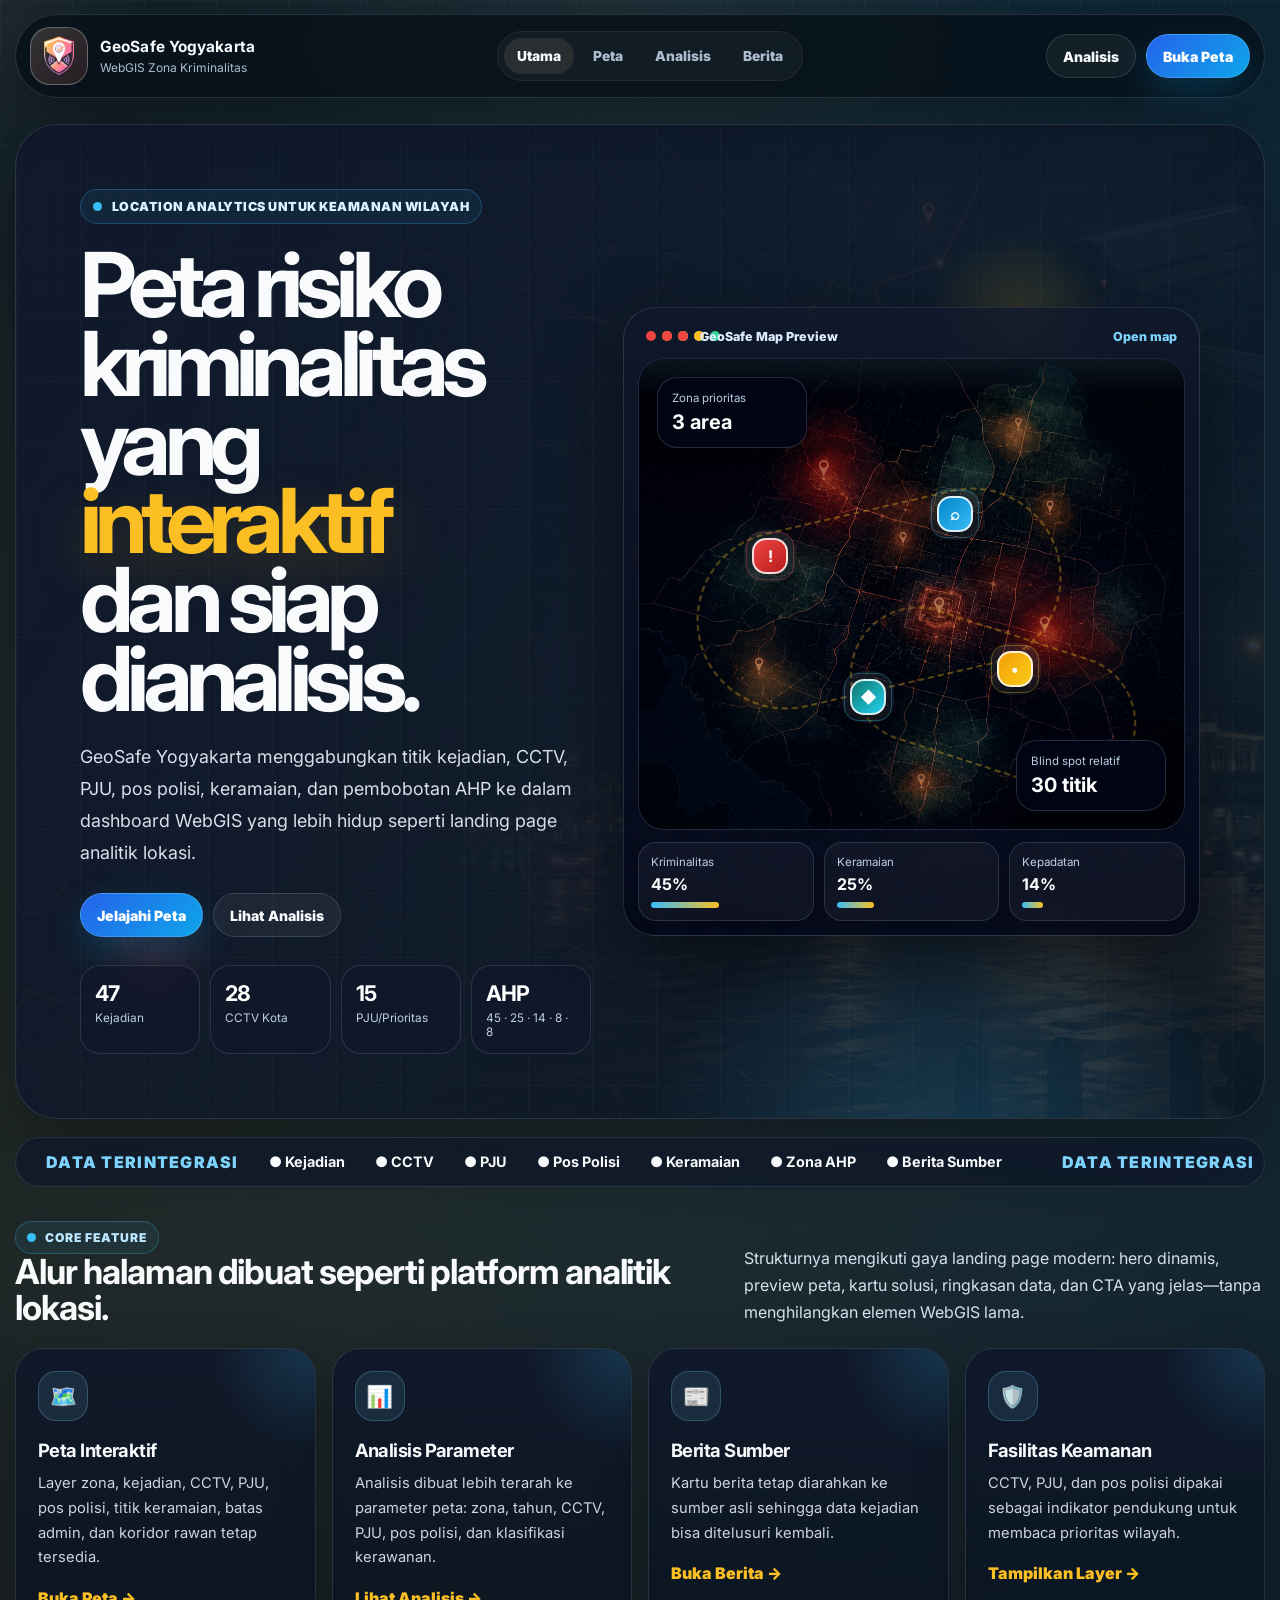
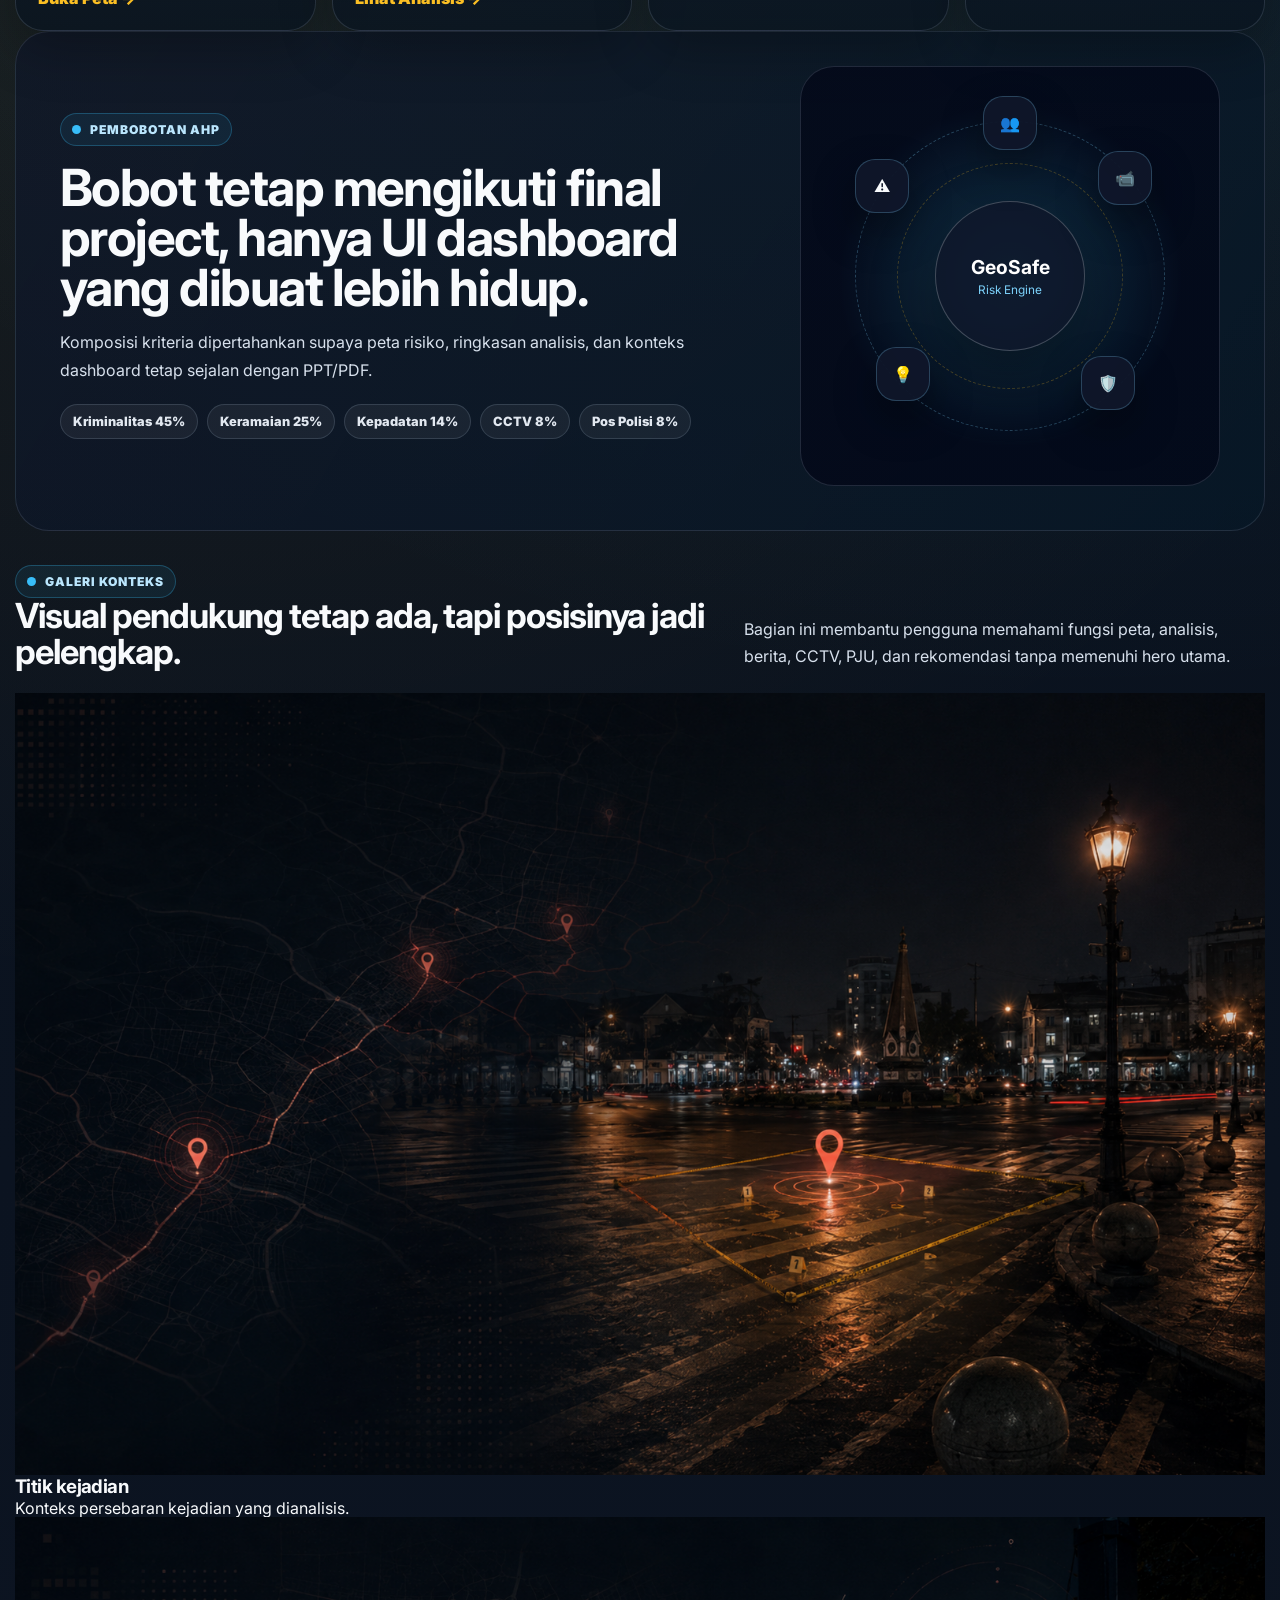
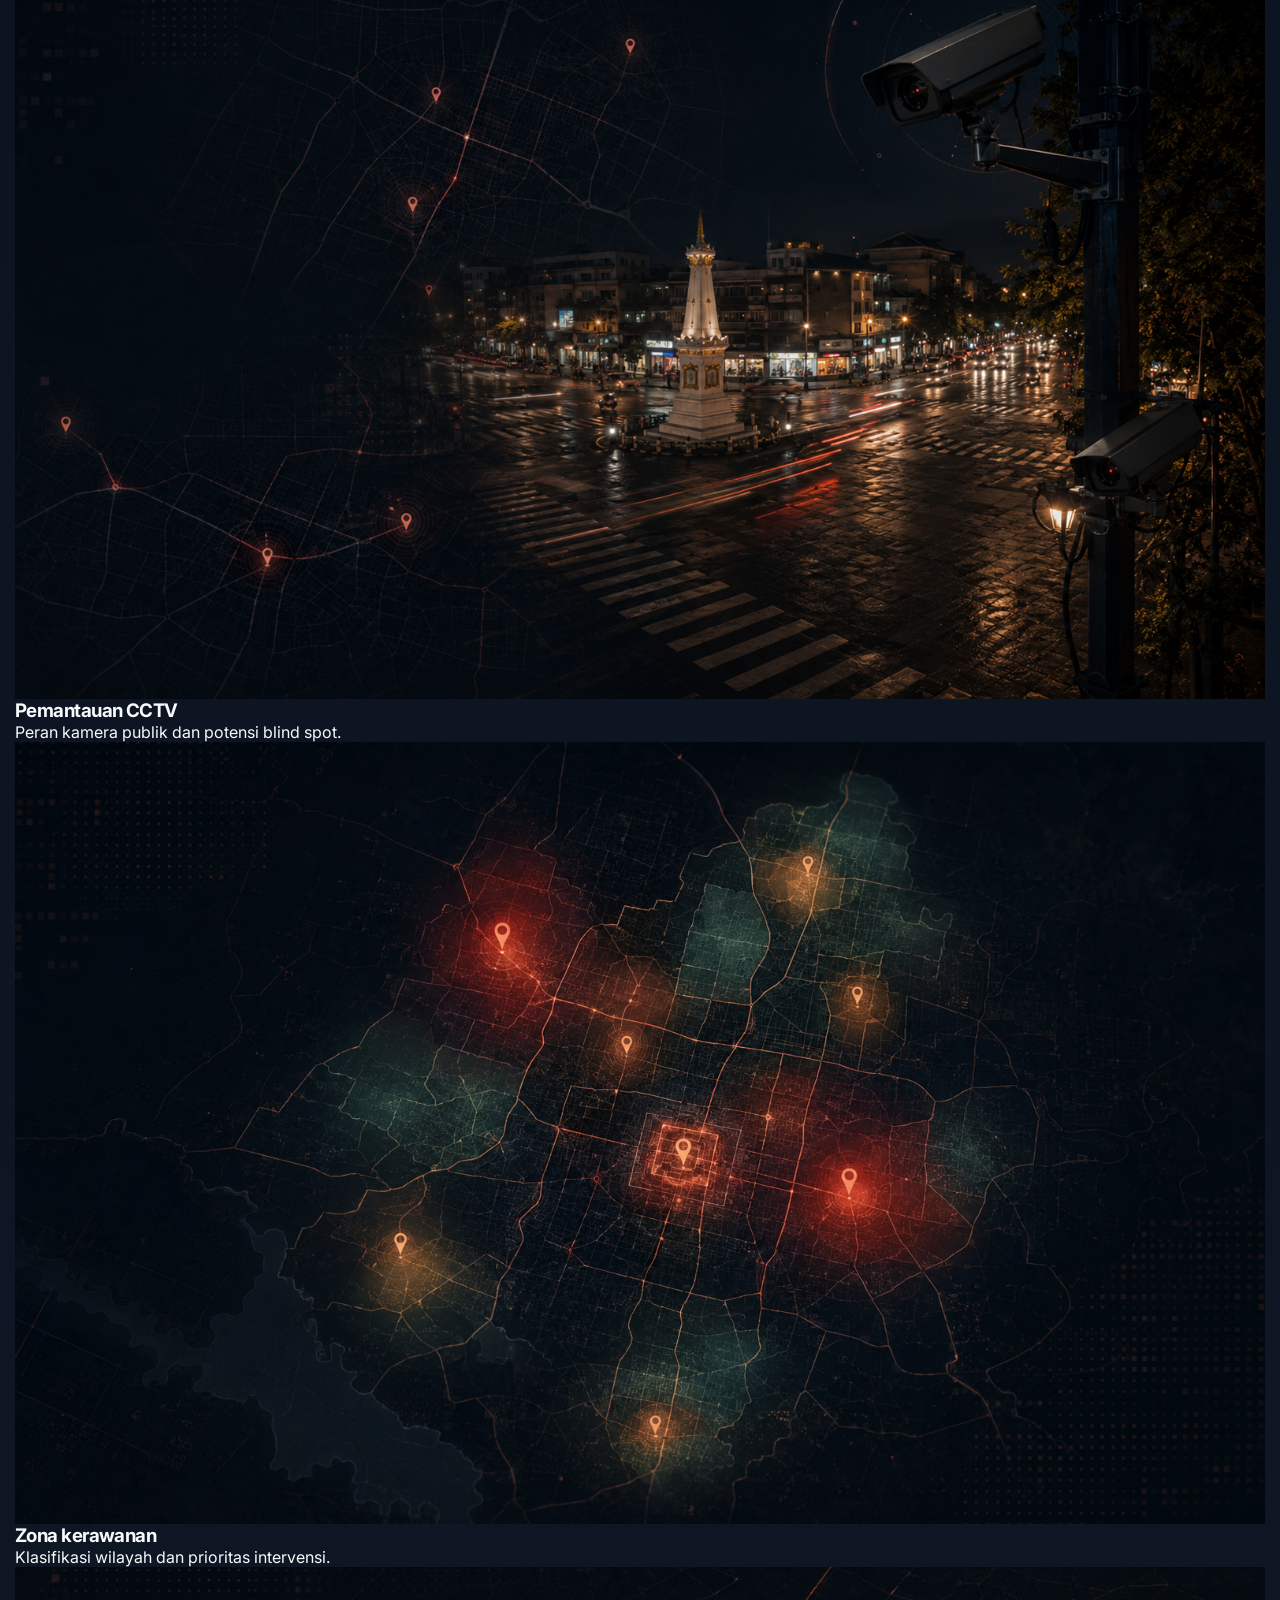
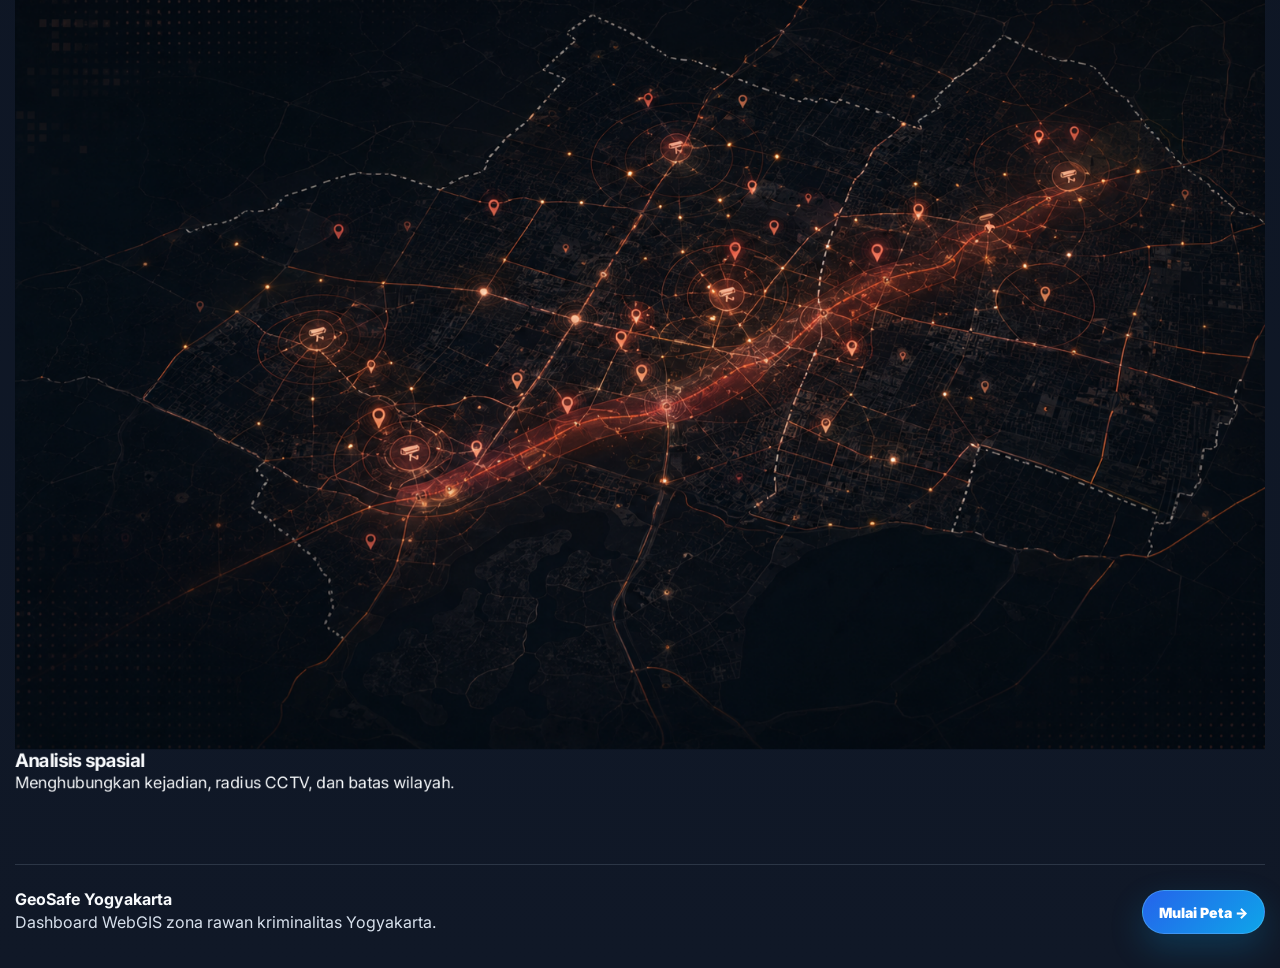
<file: index.html>
<!DOCTYPE html>
<html lang="id">
<head>
  <meta charset="UTF-8" />
  <meta name="viewport" content="width=device-width, initial-scale=1.0" />
  <title>GeoSafe Yogyakarta | WebGIS Zona Kriminalitas</title>
  <link rel="preconnect" href="https://fonts.googleapis.com" />
  <link rel="preconnect" href="https://fonts.gstatic.com" crossorigin />
  <link href="https://fonts.googleapis.com/css2?family=Inter:wght@400;500;600;700;800;900&display=swap" rel="stylesheet" />
  <link rel="stylesheet" href="assets/styles/theme.css" />
  <link rel="stylesheet" href="assets/styles/base.css" />
  <link rel="stylesheet" href="assets/styles/home.css" />
  <link rel="stylesheet" href="assets/styles/style.css" />
</head>
<body data-page="home" class="home-mapid-theme">
  <div class="cursor-glow" id="cursorGlow"></div>
  <div class="shell">
    <header class="topbar">
      <a href="index.html" class="brand">
        <div class="brand-logo-box"><img src="assets/img/logo/logo-crimescope.png" alt="Logo GeoSafe Yogyakarta" class="brand-logo" /></div>
        <div class="brand-text"><strong>GeoSafe Yogyakarta</strong><span>WebGIS Zona Kriminalitas</span></div>
      </a>
      <nav class="navlinks" id="navlinks">
        <a href="index.html" data-page="home">Utama</a>
        <a href="peta.html" data-page="peta">Peta</a>
        <a href="analisis.html" data-page="analisis">Analisis</a>
        <a href="berita.html" data-page="berita">Berita</a>
      </nav>
      <div class="top-actions">
        <a class="btn" href="analisis.html">Analisis</a>
        <a class="btn primary" href="peta.html">Buka Peta</a>
        <button class="mobile-toggle" id="mobileToggle" type="button">☰</button>
      </div>
    </header>

    <main class="container home-main mapid-layout">
      <section class="hero-mapid" aria-labelledby="heroTitle">
        <div class="hero-grid-bg" aria-hidden="true"></div>
        <div class="hero-orb orb-one" aria-hidden="true"></div>
        <div class="hero-orb orb-two" aria-hidden="true"></div>

        <div class="hero-content reveal-up">
          <div class="hero-badge"><span class="pulse-dot"></span> Location analytics untuk keamanan wilayah</div>
          <h1 id="heroTitle">Peta risiko kriminalitas yang <span>interaktif</span> dan siap dianalisis.</h1>
          <p class="hero-lead">GeoSafe Yogyakarta menggabungkan titik kejadian, CCTV, PJU, pos polisi, keramaian, dan pembobotan AHP ke dalam dashboard WebGIS yang lebih hidup seperti landing page analitik lokasi.</p>
          <div class="hero-actions">
            <a class="btn primary" href="peta.html">Jelajahi Peta</a>
            <a class="btn" href="analisis.html">Lihat Analisis</a>
          </div>
          <div class="hero-micro-stats" aria-label="Ringkasan data utama">
            <div><strong>47</strong><span>Kejadian</span></div>
            <div><strong>28</strong><span>CCTV Kota</span></div>
            <div><strong>15</strong><span>PJU/Prioritas</span></div>
            <div><strong>AHP</strong><span>45 · 25 · 14 · 8 · 8</span></div>
          </div>
        </div>

        <aside class="hero-dashboard reveal-up delay-1" aria-label="Preview peta interaktif GeoSafe">
          <div class="dashboard-topbar">
            <div class="window-dots"><i></i><i></i><i></i></div>
            <span>GeoSafe Map Preview</span>
            <a href="peta.html">Open map</a>
          </div>
          <div class="map-glass-card">
            <img src="assets/img/gallery/zona-rawan.png" alt="Preview peta zona kerawanan Yogyakarta" />
            <div class="scan-line" aria-hidden="true"></div>
            <div class="map-path path-one" aria-hidden="true"></div>
            <div class="map-path path-two" aria-hidden="true"></div>
            <span class="mapid-pin pin-danger" style="--x:24%;--y:42%;--d:.1s"><b>!</b></span>
            <span class="mapid-pin pin-cctv" style="--x:58%;--y:33%;--d:.55s"><b>⌕</b></span>
            <span class="mapid-pin pin-light" style="--x:69%;--y:66%;--d:.9s"><b>•</b></span>
            <span class="mapid-pin pin-police" style="--x:42%;--y:72%;--d:1.2s"><b>◆</b></span>
            <div class="floating-data-card card-a"><span>Zona prioritas</span><strong>3 area</strong></div>
            <div class="floating-data-card card-b"><span>Blind spot relatif</span><strong>30 titik</strong></div>
          </div>
          <div class="dashboard-metrics">
            <div><span>Kriminalitas</span><strong>45%</strong><em style="--w:45%"></em></div>
            <div><span>Keramaian</span><strong>25%</strong><em style="--w:25%"></em></div>
            <div><span>Kepadatan</span><strong>14%</strong><em style="--w:14%"></em></div>
          </div>
        </aside>
      </section>

      <section class="mapid-strip reveal-up delay-2" aria-label="Konteks data GeoSafe">
        <div class="strip-track">
          <span>Data terintegrasi</span><strong>● Kejadian</strong><strong>● CCTV</strong><strong>● PJU</strong><strong>● Pos Polisi</strong><strong>● Keramaian</strong><strong>● Zona AHP</strong><strong>● Berita Sumber</strong>
          <span>Data terintegrasi</span><strong>● Kejadian</strong><strong>● CCTV</strong><strong>● PJU</strong><strong>● Pos Polisi</strong><strong>● Keramaian</strong><strong>● Zona AHP</strong><strong>● Berita Sumber</strong>
        </div>
      </section>

      <section class="section compact mapid-products">
        <div class="section-head clean-head reveal-up">
          <div>
            <div class="eyebrow"><span class="pulse-dot"></span> Core feature</div>
            <h2>Alur halaman dibuat seperti platform analitik lokasi.</h2>
          </div>
          <p>Strukturnya mengikuti gaya landing page modern: hero dinamis, preview peta, kartu solusi, ringkasan data, dan CTA yang jelas—tanpa menghilangkan elemen WebGIS lama.</p>
        </div>
        <div class="product-grid">
          <article class="product-card reveal-up delay-1">
            <span class="product-icon">🗺️</span>
            <h3>Peta Interaktif</h3>
            <p>Layer zona, kejadian, CCTV, PJU, pos polisi, titik keramaian, batas admin, dan koridor rawan tetap tersedia.</p>
            <a href="peta.html">Buka Peta →</a>
          </article>
          <article class="product-card reveal-up delay-2">
            <span class="product-icon">📊</span>
            <h3>Analisis Parameter</h3>
            <p>Analisis dibuat lebih terarah ke parameter peta: zona, tahun, CCTV, PJU, pos polisi, dan klasifikasi kerawanan.</p>
            <a href="analisis.html">Lihat Analisis →</a>
          </article>
          <article class="product-card reveal-up delay-3">
            <span class="product-icon">📰</span>
            <h3>Berita Sumber</h3>
            <p>Kartu berita tetap diarahkan ke sumber asli sehingga data kejadian bisa ditelusuri kembali.</p>
            <a href="berita.html">Buka Berita →</a>
          </article>
          <article class="product-card reveal-up delay-4">
            <span class="product-icon">🛡️</span>
            <h3>Fasilitas Keamanan</h3>
            <p>CCTV, PJU, dan pos polisi dipakai sebagai indikator pendukung untuk membaca prioritas wilayah.</p>
            <a href="peta.html?layer=cctv,lighting,police">Tampilkan Layer →</a>
          </article>
        </div>
      </section>

      <section class="section compact mapid-insight">
        <div class="insight-copy reveal-up">
          <div class="eyebrow"><span class="pulse-dot"></span> Pembobotan AHP</div>
          <h2>Bobot tetap mengikuti final project, hanya UI dashboard yang dibuat lebih hidup.</h2>
          <p>Komposisi kriteria dipertahankan supaya peta risiko, ringkasan analisis, dan konteks dashboard tetap sejalan dengan PPT/PDF.</p>
          <div class="weight-chips">
            <span>Kriminalitas 45%</span><span>Keramaian 25%</span><span>Kepadatan 14%</span><span>CCTV 8%</span><span>Pos Polisi 8%</span>
          </div>
        </div>
        <div class="orbit-panel reveal-up delay-1" aria-label="Animasi komponen data">
          <div class="orbit-center"><strong>GeoSafe</strong><span>Risk Engine</span></div>
          <span class="orbit-dot dot-a">⚠️</span>
          <span class="orbit-dot dot-b">📹</span>
          <span class="orbit-dot dot-c">💡</span>
          <span class="orbit-dot dot-d">🛡️</span>
          <span class="orbit-dot dot-e">👥</span>
        </div>
      </section>

      <section class="section compact gallery-section">
        <div class="section-head clean-head reveal-up">
          <div>
            <div class="eyebrow"><span class="pulse-dot"></span> Galeri konteks</div>
            <h2>Visual pendukung tetap ada, tapi posisinya jadi pelengkap.</h2>
          </div>
          <p>Bagian ini membantu pengguna memahami fungsi peta, analisis, berita, CCTV, PJU, dan rekomendasi tanpa memenuhi hero utama.</p>
        </div>
        <div class="gallery-grid refined animated-gallery">
          <article class="gallery-card reveal-up"><img src="assets/img/gallery/kejadian-kriminal.png" alt="Ilustrasi titik kejadian kriminalitas"><div><h3>Titik kejadian</h3><p>Konteks persebaran kejadian yang dianalisis.</p></div></article>
          <article class="gallery-card reveal-up delay-1"><img src="assets/img/gallery/cctv-pemantauan.png" alt="Ilustrasi CCTV pemantauan"><div><h3>Pemantauan CCTV</h3><p>Peran kamera publik dan potensi blind spot.</p></div></article>
          <article class="gallery-card reveal-up delay-2"><img src="assets/img/gallery/zona-rawan.png" alt="Ilustrasi zona rawan"><div><h3>Zona kerawanan</h3><p>Klasifikasi wilayah dan prioritas intervensi.</p></div></article>
          <article class="gallery-card reveal-up delay-3"><img src="assets/img/gallery/analisis-spasial.png" alt="Ilustrasi analisis spasial"><div><h3>Analisis spasial</h3><p>Menghubungkan kejadian, radius CCTV, dan batas wilayah.</p></div></article>
        </div>
      </section>

      <footer class="footer mapid-footer">
        <div class="footer-top"><div><strong>GeoSafe Yogyakarta</strong><p class="muted">Dashboard WebGIS zona rawan kriminalitas Yogyakarta.</p></div><a class="btn primary" href="peta.html">Mulai Peta →</a></div>
      </footer>
    </main>
  </div>
  <script src="assets/js/common.js"></script>
</body>
</html>
</file>
<file: assets/styles/theme.css>
:root {
  --bg: #071019;
  --bg-2: #0b1622;
  --panel: rgba(15, 23, 42, 0.88);
  --panel-solid: #0f172a;
  --panel-2: rgba(30, 41, 59, 0.92);
  --ink: #f8fafc;
  --text: #f8fafc;
  --muted: #cbd5e1;
  --muted-2: #aebdd0;
  --muted-readable: #d7e0ec;
  --line: rgba(148, 163, 184, 0.22);
  --line-strong: rgba(203, 213, 225, 0.34);
  --red: #ef4444;
  --rose: #fb7185;
  --navy: #111827;
  --cream: #fbbf24;
  --gold: #f59e0b;
  --brown: #334155;
  --safe: #34d399;
  --warn: #fbbf24;
  --danger: #ef4444;
  --accent: #38bdf8;
  --accent-2: #818cf8;
  --shadow: 0 28px 90px rgba(0,0,0,.55);
  --shadow-soft: 0 16px 45px rgba(0,0,0,.30);
  --radius-xl: 34px;
  --radius-lg: 24px;
  --radius-md: 16px;
  --max: 1320px;
  --nav-h: 78px;
}
</file>
<file: assets/styles/base.css>
* { box-sizing: border-box; margin: 0; padding: 0; }
html { scroll-behavior: smooth; }
body {
  min-height: 100vh;
  font-family: Inter, system-ui, -apple-system, BlinkMacSystemFont, "Segoe UI", sans-serif;
  color: var(--text);
  background:
    radial-gradient(circle at 82% 10%, rgba(179,61,56,.18), transparent 35%),
    radial-gradient(circle at 12% 18%, rgba(174,153,91,.12), transparent 34%),
    linear-gradient(180deg, #050507 0%, #08070c 44%, #100d12 100%);
  overflow-x: hidden;
}
body::before {
  content: "";
  position: fixed;
  inset: 0;
  pointer-events: none;
  background-image:
    linear-gradient(rgba(247,204,169,.035) 1px, transparent 1px),
    linear-gradient(90deg, rgba(247,204,169,.035) 1px, transparent 1px);
  background-size: 76px 76px;
  mask-image: linear-gradient(#000 0%, transparent 85%);
  z-index: -3;
}
body::after {
  content: "";
  position: fixed;
  inset: 0;
  pointer-events: none;
  background: radial-gradient(circle at 50% 0%, rgba(247,204,169,.05), transparent 38%);
  z-index: -2;
}
a { color: inherit; text-decoration: none; }
button, input, select { font: inherit; }
button { cursor: pointer; }
img { max-width: 100%; display: block; }
::selection { background: rgba(179,61,56,.45); color: #fff; }
.shell { position: relative; z-index: 2; }
.container { width: min(calc(100% - 30px), var(--max)); margin: 0 auto; }
.cursor-glow {
  position: fixed; width: 360px; height: 360px; border-radius: 999px; pointer-events: none;
  transform: translate(-50%, -50%);
  background: radial-gradient(circle, rgba(247,204,169,.08), transparent 62%);
  z-index: 1; opacity: .65;
}
.topbar {
  position: sticky; top: 14px; z-index: 1500;
  width: min(calc(100% - 30px), var(--max)); min-height: var(--nav-h);
  margin: 14px auto 0; padding: 12px 14px;
  display: flex; align-items: center; justify-content: space-between; gap: 14px;
  border: 1px solid var(--line);
  background: rgba(5, 5, 7, .76);
  backdrop-filter: blur(22px);
  box-shadow: var(--shadow-soft);
  border-radius: 999px;
}
.brand { display: flex; align-items: center; gap: 12px; min-width: max-content; }
.brand-logo-box {
  width: 58px; height: 58px; display: grid; place-items: center; border-radius: 20px;
  background: linear-gradient(135deg, rgba(247,204,169,.16), rgba(179,61,56,.16)), rgba(255,255,255,.035);
  border: 1px solid var(--line-strong); overflow: hidden; flex: 0 0 auto;
}
.brand-logo-box.compact { width: 48px; height: 48px; border-radius: 16px; }
.brand-logo { width: 50px; height: 50px; object-fit: contain; filter: drop-shadow(0 8px 20px rgba(0,0,0,.55)); }
.brand-logo-box.compact .brand-logo { width: 40px; height: 40px; }
.brand-mark {
  width: 46px; height: 46px; display: grid; place-items: center; border-radius: 16px;
  background: linear-gradient(135deg, var(--red), var(--brown));
  border: 1px solid var(--line-strong);
  box-shadow: 0 0 24px rgba(179,61,56,.20);
}
.brand-mark::after { content:""; width: 18px; height: 18px; border-radius: 50%; border: 3px solid var(--cream); opacity: .75; }
.brand-text strong, .brand strong { display: block; font-size: .96rem; letter-spacing: .1px; color: var(--ink); }
.brand-text span, .brand span { display: block; margin-top: 4px; font-size: .75rem; color: var(--muted-2); }
.navlinks {
  display: flex; align-items: center; justify-content: center; gap: 6px;
  padding: 6px; border-radius: 999px; background: rgba(255,255,255,.035); border: 1px solid rgba(247,204,169,.08);
}
.navlinks a {
  color: var(--muted-2); padding: 10px 13px; border-radius: 999px; font-size: .86rem; font-weight: 850;
  transition: .22s ease; white-space: nowrap;
}
.navlinks a:hover, .navlinks a.active { color: var(--ink); background: rgba(247,204,169,.10); }
.top-actions, .row-actions, .hero-actions { display: flex; align-items: center; gap: 10px; flex-wrap: wrap; }
.btn {
  display: inline-flex; align-items: center; justify-content: center; gap: 9px; min-height: 44px;
  border: 1px solid var(--line); color: var(--ink); background: rgba(255,255,255,.055);
  padding: 12px 16px; border-radius: 999px; font-weight: 850; font-size: .88rem; transition: .22s ease;
}
.btn:hover { transform: translateY(-1px); border-color: rgba(247,204,169,.38); background: rgba(247,204,169,.08); }
.btn.primary { background: linear-gradient(135deg, var(--red), #7f2928); border-color: rgba(247,204,169,.24); box-shadow: 0 14px 34px rgba(179,61,56,.25); }
.btn.small { min-height: 38px; padding: 9px 12px; font-size: .78rem; }
.mobile-toggle { display: none; border: 1px solid var(--line); background: rgba(255,255,255,.06); color: var(--ink); border-radius: 14px; padding: 10px 13px; }
.section { padding: 64px 0 0; }
.section.compact { padding-top: 34px; }
.section-head { display: grid; grid-template-columns: minmax(0, 1.15fr) minmax(280px, .85fr); gap: 24px; align-items: end; margin-bottom: 22px; }
.section-head p, .lead, .muted { color: #cab7ad; line-height: 1.7; }
.eyebrow {
  display: inline-flex; align-items: center; gap: 9px; padding: 8px 11px; border-radius: 999px;
  color: var(--cream); border: 1px solid rgba(247,204,169,.20); background: rgba(247,204,169,.06);
  font-size: .76rem; font-weight: 900; letter-spacing: .08em; text-transform: uppercase;
}
.pulse-dot { width: 9px; height: 9px; border-radius: 50%; background: var(--red); box-shadow: 0 0 0 0 rgba(179,61,56,.55); animation: pulse 1.8s infinite; }
@keyframes pulse { 70% { box-shadow: 0 0 0 11px rgba(179,61,56,0); } 100% { box-shadow: 0 0 0 0 rgba(179,61,56,0); } }
h1, h2, h3, h4 { color: var(--ink); letter-spacing: -.03em; }
.h2 { font-size: clamp(2rem, 4vw, 4.6rem); line-height: .98; margin: 15px 0 14px; }
.section-head h2 { font-size: clamp(1.7rem, 2.7vw, 3rem); line-height: 1.05; }
.code { padding: 2px 7px; border-radius: 8px; border: 1px solid rgba(247,204,169,.18); color: var(--cream); background: rgba(247,204,169,.07); font-family: ui-monospace, SFMono-Regular, Menlo, Consolas, monospace; }
.grid-2 { display: grid; grid-template-columns: repeat(2, minmax(0, 1fr)); gap: 16px; }
.grid-3 { display: grid; grid-template-columns: repeat(3, minmax(0, 1fr)); gap: 16px; }
.grid-4 { display: grid; grid-template-columns: repeat(4, minmax(0, 1fr)); gap: 16px; }
.card {
  position: relative; overflow: hidden; border: 1px solid var(--line); border-radius: var(--radius-lg);
  background: linear-gradient(180deg, rgba(31,30,43,.88), rgba(17,16,26,.86));
  box-shadow: var(--shadow-soft); padding: 20px;
}
.card::before { content:""; position:absolute; inset:0; pointer-events:none; background: radial-gradient(circle at 75% 8%, rgba(247,204,169,.08), transparent 36%); }
.card > * { position: relative; z-index: 1; }
.card.wide { padding: 24px; }
.card h3 { font-size: 1.08rem; margin: 10px 0 8px; }
.card p { color: #cab7ad; line-height: 1.68; font-size: .94rem; }
.icon {
  width: 44px; height: 44px; display: grid; place-items: center; border-radius: 16px;
  border: 1px solid rgba(247,204,169,.16); background: rgba(247,204,169,.08); font-size: 1.25rem;
}
.tag, .pill {
  display:inline-flex; align-items:center; gap:6px; padding:6px 9px; border-radius:999px; border:1px solid var(--line);
  background:rgba(255,255,255,.05); color:#eadad0; font-size:.72rem; font-weight:850;
}
.tag.high, .pill.danger { color:#ffd8d4; border-color:rgba(179,61,56,.42); background:rgba(179,61,56,.16); }
.tag.med, .pill.warning { color:#ffe1bd; border-color:rgba(247,204,169,.36); background:rgba(247,204,169,.12); }
.tag.low, .pill.safe { color:#ccffe7; border-color:rgba(109,213,165,.30); background:rgba(109,213,165,.09); }
.stat-grid { display:grid; grid-template-columns: repeat(2, minmax(0,1fr)); gap:10px; }
.stat { border:1px solid var(--line); background:rgba(255,255,255,.045); border-radius:18px; padding:14px; }
.stat span { display:block; color:var(--muted-2); font-size:.76rem; }
.stat strong { display:block; color:var(--cream); font-size:1.65rem; margin-top:4px; }
.stat em { display:block; color:#a99a93; font-style:normal; font-size:.72rem; margin-top:3px; }
.field, .select, .input {
  width:100%; min-height:44px; border-radius:16px; border:1px solid var(--line); background:rgba(8,8,12,.78);
  color:var(--ink); outline:none; padding:0 12px;
}
.field:focus, .select:focus, .input:focus { border-color: rgba(247,204,169,.45); box-shadow: 0 0 0 4px rgba(247,204,169,.06); }
.select option { background:#11101a; color:#fff8ef; }
label { display:block; margin-bottom:7px; color:#eadad0; font-size:.76rem; font-weight:900; }
.table-wrap { width:100%; overflow:auto; border:1px solid var(--line); border-radius:20px; }
table { width:100%; min-width:780px; border-collapse: collapse; }
th, td { padding:13px 14px; border-bottom:1px solid rgba(247,204,169,.10); text-align:left; font-size:.88rem; vertical-align:top; }
th { color: var(--cream); background: rgba(247,204,169,.07); font-size:.76rem; text-transform:uppercase; letter-spacing:.06em; }
td { color:#ddcfc7; }
.footer {
  margin: 72px 0 32px; padding-top: 24px; border-top:1px solid var(--line); display:grid; gap:18px;
}
.footer-top { display:flex; align-items:center; justify-content:space-between; gap:16px; }
.creator-panel { border:1px solid var(--line); border-radius:24px; padding:18px; background:rgba(255,255,255,.035); }
.creator-list { display:grid; grid-template-columns: repeat(5, minmax(0,1fr)); gap:10px; margin-top:12px; }
.creator-card { border:1px solid rgba(247,204,169,.13); background:rgba(0,0,0,.18); border-radius:18px; padding:13px; }
.creator-card strong { display:block; color:var(--cream); font-size:.86rem; text-transform:uppercase; }
.creator-card span { display:block; color:#cab7ad; font-weight:850; margin-top:6px; }
.hidden { display:none!important; }
@media (max-width: 1100px) { .grid-4, .creator-list { grid-template-columns: repeat(2, minmax(0,1fr)); } .grid-3 { grid-template-columns: repeat(2, minmax(0,1fr)); } .section-head { grid-template-columns:1fr; } }
@media (max-width: 820px) {
  .topbar { align-items:flex-start; border-radius:24px; flex-wrap:wrap; }
  .navlinks { display:none; width:100%; order:3; flex-direction:column; align-items:stretch; border-radius:20px; }
  .navlinks.open { display:flex; }
  .navlinks a { text-align:center; }
  .mobile-toggle { display:inline-flex; }
  .brand { min-width:0; }
  .grid-2, .grid-3, .grid-4, .creator-list { grid-template-columns:1fr; }
  .footer-top { flex-direction:column; align-items:flex-start; }
}
</file>
<file: assets/styles/home.css>
/* =========================================================
   GeoSafe Home - MAPID-inspired animated landing page
========================================================= */
body.home-mapid-theme {
  background:
    radial-gradient(circle at 80% 12%, rgba(56,189,248,.17), transparent 34%),
    radial-gradient(circle at 15% 12%, rgba(251,191,36,.10), transparent 30%),
    linear-gradient(135deg, #06111d 0%, #071827 48%, #06101a 100%);
}
body.home-mapid-theme::before {
  background-image:
    linear-gradient(rgba(56,189,248,.055) 1px, transparent 1px),
    linear-gradient(90deg, rgba(56,189,248,.055) 1px, transparent 1px);
  background-size: 72px 72px;
  mask-image: linear-gradient(#000 0%, transparent 82%);
}
.home-main.mapid-layout { padding-top: 26px; }
.hero-mapid {
  position: relative;
  min-height: calc(100vh - 130px);
  display: grid;
  grid-template-columns: minmax(0, .94fr) minmax(440px, 1.06fr);
  align-items: center;
  gap: 32px;
  overflow: hidden;
  border: 1px solid rgba(148,163,184,.20);
  border-radius: 42px;
  padding: clamp(28px, 5vw, 70px);
  background:
    linear-gradient(120deg, rgba(15,23,42,.94), rgba(8,19,31,.70)),
    radial-gradient(circle at 90% 25%, rgba(56,189,248,.12), transparent 40%);
  box-shadow: 0 32px 90px rgba(0,0,0,.42);
  isolation: isolate;
}
.hero-grid-bg {
  position:absolute; inset:0; z-index:-3; opacity:.75;
  background:
    linear-gradient(rgba(255,255,255,.035) 1px, transparent 1px),
    linear-gradient(90deg, rgba(255,255,255,.035) 1px, transparent 1px);
  background-size: 64px 64px;
  animation: gridMove 18s linear infinite;
}
.hero-mapid::before {
  content:""; position:absolute; inset:0; z-index:-2;
  background: url('../img/background-webgis.png') center/cover no-repeat;
  opacity:.12; mix-blend-mode: screen;
}
.hero-mapid::after {
  content:""; position:absolute; inset:auto -25% -44% 46%; width:720px; height:720px; z-index:-1;
  border-radius:999px;
  background: radial-gradient(circle, rgba(56,189,248,.22), transparent 62%);
  filter: blur(10px);
  animation: floatSoft 9s ease-in-out infinite;
}
.hero-orb { position:absolute; border-radius:999px; pointer-events:none; z-index:-1; filter: blur(2px); opacity:.72; }
.orb-one { width:190px; height:190px; right:12%; top:10%; background: radial-gradient(circle, rgba(251,191,36,.22), transparent 67%); animation: floatSoft 7s ease-in-out infinite reverse; }
.orb-two { width:130px; height:130px; left:6%; bottom:10%; background: radial-gradient(circle, rgba(239,68,68,.16), transparent 70%); animation: floatSoft 8s ease-in-out infinite; }
.hero-content { max-width: 620px; }
.hero-badge {
  display:inline-flex; align-items:center; gap:10px;
  padding:9px 12px; border:1px solid rgba(56,189,248,.25); border-radius:999px;
  background:rgba(56,189,248,.08); color:#d8f4ff; font-size:.78rem; font-weight:900; letter-spacing:.04em; text-transform:uppercase;
}
.hero-mapid h1 {
  font-size: clamp(3.1rem, 7vw, 7.8rem);
  line-height:.88;
  letter-spacing:-.075em;
  margin:22px 0 22px;
}
.hero-mapid h1 span {
  display:block;
  color:var(--cream);
  text-shadow:0 18px 60px rgba(251,191,36,.22);
}
.hero-lead { color:#d7e0ec; font-size:clamp(1rem, 1.4vw, 1.18rem); line-height:1.78; max-width: 610px; }
.hero-actions { margin-top:24px; }
.hero-micro-stats {
  display:grid; grid-template-columns: repeat(4, minmax(0,1fr)); gap:10px;
  margin-top:28px; max-width:620px;
}
.hero-micro-stats div {
  border:1px solid rgba(148,163,184,.20); border-radius:20px; padding:14px;
  background:rgba(15,23,42,.60); backdrop-filter:blur(18px);
}
.hero-micro-stats strong { display:block; color:#fff; font-size:1.35rem; letter-spacing:-.04em; }
.hero-micro-stats span { display:block; color:#bcd0e3; font-size:.74rem; margin-top:5px; }
.hero-dashboard {
  position:relative;
  border:1px solid rgba(148,163,184,.22);
  border-radius:32px;
  padding:14px;
  background:linear-gradient(180deg, rgba(15,23,42,.78), rgba(2,6,23,.86));
  box-shadow: 0 24px 80px rgba(0,0,0,.48);
  transform-style: preserve-3d;
  animation: dashboardDrift 7s ease-in-out infinite;
}
.dashboard-topbar { display:flex; align-items:center; gap:12px; padding:7px 8px 14px; color:#dbeafe; font-size:.78rem; font-weight:850; }
.dashboard-topbar a { margin-left:auto; color:#7dd3fc; }
.window-dots { display:flex; gap:6px; }
.window-dots i { width:10px; height:10px; border-radius:999px; background:#ef4444; box-shadow:16px 0 #fbbf24, 32px 0 #34d399; }
.map-glass-card {
  position:relative; min-height:470px; overflow:hidden; border-radius:26px;
  border:1px solid rgba(148,163,184,.22); background:#020617;
}
.map-glass-card img { width:100%; height:100%; min-height:470px; object-fit:cover; opacity:.66; filter:saturate(1.08) contrast(1.12); transform:scale(1.06); }
.scan-line { position:absolute; left:0; right:0; top:-20%; height:28%; background:linear-gradient(180deg, transparent, rgba(125,211,252,.16), transparent); animation: scan 5.5s linear infinite; }
.map-path { position:absolute; border:2px dashed rgba(251,191,36,.58); border-radius:999px; opacity:.62; filter:drop-shadow(0 0 10px rgba(251,191,36,.24)); }
.path-one { --r:-13deg; width:68%; height:38%; left:10%; top:32%; transform:rotate(var(--r)); animation: pathPulse 3.8s ease-in-out infinite; }
.path-two { --r:18deg; width:54%; height:29%; right:8%; bottom:13%; transform:rotate(var(--r)); animation: pathPulse 3.8s ease-in-out .9s infinite; }
.mapid-pin {
  position:absolute; left:var(--x); top:var(--y); width:36px; height:36px; display:grid; place-items:center;
  border-radius:14px; border:2px solid rgba(255,255,255,.84); box-shadow:0 16px 34px rgba(0,0,0,.44), 0 0 0 8px rgba(255,255,255,.08);
  transform:translate(-50%,-50%); animation: pinBounce 2.6s ease-in-out var(--d) infinite;
}
.mapid-pin::after { content:""; position:absolute; inset:-8px; border-radius:inherit; border:1px solid currentColor; opacity:.32; animation: ringPulse 2.4s ease-out var(--d) infinite; }
.mapid-pin b { color:#fff; font-size:1rem; }
.pin-danger { background:linear-gradient(135deg,#ef4444,#b91c1c); color:#ef4444; }
.pin-cctv { background:linear-gradient(135deg,#0284c7,#38bdf8); color:#38bdf8; }
.pin-light { background:linear-gradient(135deg,#f59e0b,#facc15); color:#facc15; }
.pin-police { background:linear-gradient(135deg,#0f766e,#22d3ee); color:#22d3ee; }
.floating-data-card {
  position:absolute; min-width:150px; border:1px solid rgba(148,163,184,.24); border-radius:20px; padding:13px 14px;
  background:rgba(2,6,23,.76); backdrop-filter:blur(18px); box-shadow:0 20px 42px rgba(0,0,0,.38); animation: floatCard 4.8s ease-in-out infinite;
}
.floating-data-card span { display:block; color:#bcd0e3; font-size:.72rem; }
.floating-data-card strong { display:block; color:#fff; font-size:1.25rem; margin-top:5px; }
.card-a { left:18px; top:18px; } .card-b { right:18px; bottom:18px; animation-delay:1s; }
.dashboard-metrics { display:grid; grid-template-columns: repeat(3, 1fr); gap:10px; margin-top:12px; }
.dashboard-metrics div { position:relative; overflow:hidden; border:1px solid rgba(148,163,184,.20); border-radius:18px; padding:12px; background:rgba(255,255,255,.045); }
.dashboard-metrics span { display:block; color:#bcd0e3; font-size:.72rem; }
.dashboard-metrics strong { display:block; color:#fff; margin:5px 0 8px; }
.dashboard-metrics em { display:block; height:6px; width:var(--w); border-radius:999px; background:linear-gradient(90deg, #38bdf8, #fbbf24); }
.mapid-strip { overflow:hidden; border:1px solid rgba(148,163,184,.18); border-radius:999px; margin:18px 0 0; background:rgba(15,23,42,.70); backdrop-filter:blur(18px); }
.strip-track { display:flex; align-items:center; gap:30px; white-space:nowrap; padding:14px 0; width:max-content; animation: marquee 24s linear infinite; }
.strip-track span { color:#7dd3fc; font-weight:900; text-transform:uppercase; letter-spacing:.08em; margin-left:30px; }
.strip-track strong { color:#f8fafc; font-size:.9rem; }
.product-grid { display:grid; grid-template-columns: repeat(4, minmax(0,1fr)); gap:16px; }
.product-card {
  position:relative; overflow:hidden; min-height:250px; border:1px solid rgba(148,163,184,.20); border-radius:28px; padding:22px;
  background:linear-gradient(180deg, rgba(15,23,42,.88), rgba(8,19,31,.74)); box-shadow:0 18px 52px rgba(0,0,0,.27);
  transition:transform .25s ease, border-color .25s ease, background .25s ease;
}
.product-card::after { content:""; position:absolute; width:220px; height:220px; border-radius:999px; right:-110px; top:-110px; background:radial-gradient(circle, rgba(56,189,248,.18), transparent 66%); }
.product-card:hover { transform:translateY(-8px); border-color:rgba(125,211,252,.42); background:linear-gradient(180deg, rgba(18,31,48,.96), rgba(8,19,31,.80)); }
.product-icon { width:50px; height:50px; display:grid; place-items:center; border-radius:18px; border:1px solid rgba(125,211,252,.24); background:rgba(125,211,252,.10); font-size:1.35rem; }
.product-card h3 { margin:18px 0 10px; font-size:1.15rem; }
.product-card p { color:#cbd5e1; line-height:1.68; font-size:.92rem; }
.product-card a { display:inline-flex; margin-top:18px; color:#fbbf24; font-weight:900; }
.mapid-insight {
  display:grid; grid-template-columns: minmax(0, 1fr) 420px; gap:22px; align-items:center;
  border:1px solid rgba(148,163,184,.18); border-radius:34px; padding:clamp(24px,4vw,44px);
  background:linear-gradient(120deg, rgba(15,23,42,.70), rgba(7,24,39,.76));
}
.insight-copy h2 { font-size:clamp(2rem, 4vw, 4.6rem); line-height:.98; margin:16px 0; }
.insight-copy p { color:#d7e0ec; line-height:1.75; max-width:680px; }
.weight-chips { display:flex; gap:9px; flex-wrap:wrap; margin-top:20px; }
.weight-chips span { border:1px solid rgba(148,163,184,.22); border-radius:999px; padding:9px 12px; background:rgba(255,255,255,.055); color:#e2e8f0; font-size:.8rem; font-weight:850; }
.orbit-panel { position:relative; min-height:420px; border:1px solid rgba(148,163,184,.20); border-radius:34px; background:radial-gradient(circle at center, rgba(56,189,248,.18), rgba(2,6,23,.72) 58%); overflow:hidden; }
.orbit-panel::before,.orbit-panel::after { content:""; position:absolute; inset:54px; border:1px dashed rgba(125,211,252,.28); border-radius:999px; animation: rotate 16s linear infinite; }
.orbit-panel::after { inset:96px; animation-duration:11s; animation-direction:reverse; border-color:rgba(251,191,36,.24); }
.orbit-center { position:absolute; left:50%; top:50%; transform:translate(-50%,-50%); width:150px; height:150px; display:grid; place-items:center; align-content:center; border-radius:999px; border:1px solid rgba(255,255,255,.22); background:rgba(15,23,42,.84); box-shadow:0 24px 64px rgba(0,0,0,.44); }
.orbit-center strong { color:#fff; font-size:1.2rem; } .orbit-center span { color:#7dd3fc; font-size:.74rem; margin-top:4px; }
.orbit-dot { position:absolute; width:54px; height:54px; display:grid; place-items:center; border-radius:20px; background:rgba(15,23,42,.94); border:1px solid rgba(125,211,252,.24); box-shadow:0 18px 42px rgba(0,0,0,.35); animation: floatCard 4.5s ease-in-out infinite; }
.dot-a{left:13%;top:22%}.dot-b{right:16%;top:20%;animation-delay:.7s}.dot-c{left:18%;bottom:20%;animation-delay:1.1s}.dot-d{right:20%;bottom:18%;animation-delay:1.6s}.dot-e{left:50%;top:7%;transform:translateX(-50%);animation-delay:2s}
.animated-gallery .gallery-card { transition: transform .25s ease, border-color .25s ease; }
.animated-gallery .gallery-card:hover { transform:translateY(-6px) scale(1.01); border-color:rgba(125,211,252,.36); }
.reveal-up { animation: revealUp .78s ease both; }
.delay-1 { animation-delay:.13s; } .delay-2 { animation-delay:.25s; } .delay-3 { animation-delay:.36s; } .delay-4 { animation-delay:.47s; }
@keyframes revealUp { from { opacity:0; transform:translateY(22px); } to { opacity:1; transform:translateY(0); } }
@keyframes gridMove { from { background-position:0 0, 0 0; } to { background-position:64px 64px, 64px 64px; } }
@keyframes floatSoft { 0%,100% { transform:translate3d(0,0,0); } 50% { transform:translate3d(0,-22px,0); } }
@keyframes dashboardDrift { 0%,100% { transform:perspective(900px) rotateX(0deg) rotateY(-1deg) translateY(0); } 50% { transform:perspective(900px) rotateX(1deg) rotateY(1.5deg) translateY(-8px); } }
@keyframes scan { from { transform:translateY(-30%); } to { transform:translateY(480%); } }
@keyframes pathPulse { 0%,100% { opacity:.35; transform:scale(1) rotate(var(--r, -13deg)); } 50% { opacity:.85; transform:scale(1.025) rotate(var(--r, -13deg)); } }
@keyframes pinBounce { 0%,100% { transform:translate(-50%,-50%) translateY(0); } 50% { transform:translate(-50%,-50%) translateY(-10px); } }
@keyframes ringPulse { 0% { transform:scale(.85); opacity:.45; } 100% { transform:scale(1.45); opacity:0; } }
@keyframes floatCard { 0%,100% { transform:translateY(0); } 50% { transform:translateY(-10px); } }
@keyframes marquee { from { transform:translateX(0); } to { transform:translateX(-50%); } }
@keyframes rotate { to { transform:rotate(360deg); } }
@media (max-width: 1160px) {
  .hero-mapid { grid-template-columns:1fr; min-height:auto; }
  .hero-content { max-width:760px; }
  .product-grid { grid-template-columns: repeat(2, minmax(0,1fr)); }
  .mapid-insight { grid-template-columns:1fr; }
}
@media (max-width: 740px) {
  .home-main.mapid-layout { padding-top:14px; }
  .hero-mapid { padding:22px; border-radius:30px; }
  .hero-mapid h1 { font-size: clamp(3rem, 18vw, 4.8rem); }
  .hero-micro-stats { grid-template-columns: repeat(2, minmax(0,1fr)); }
  .map-glass-card, .map-glass-card img { min-height:340px; }
  .product-grid { grid-template-columns:1fr; }
  .dashboard-metrics { grid-template-columns:1fr; }
  .mapid-insight { padding:22px; border-radius:28px; }
  .orbit-panel { min-height:330px; }
  .orbit-dot { width:46px; height:46px; border-radius:16px; }
}
@media (prefers-reduced-motion: reduce) {
  *, *::before, *::after { animation-duration: .001ms !important; animation-iteration-count:1 !important; transition-duration:.001ms !important; scroll-behavior:auto !important; }
}
</file>
<file: assets/styles/style.css>
/* =========================================================
   GeoSafe Final Override - aman untuk struktur assets/styles
   File ini sengaja ringan: hanya memperbaiki layout, toggle,
   gallery berita, loading, dan state interaktif tanpa data dummy.
========================================================= */
:root {
  --focus-ring: 0 0 0 4px rgba(247,204,169,.10);
}
body.is-loading { cursor: wait; }
.loading-screen {
  position: fixed; inset: 0; z-index: 99999; display: grid; place-items: center;
  background: rgba(5, 5, 7, .92); backdrop-filter: blur(10px);
  transition: opacity .25s ease, visibility .25s ease;
}
.loading-screen.hide { opacity: 0; visibility: hidden; pointer-events: none; }
.loading-card {
  display: grid; gap: 12px; place-items: center; min-width: 230px;
  border: 1px solid var(--line); border-radius: 24px; padding: 24px;
  background: rgba(17,16,26,.88); box-shadow: var(--shadow-soft);
}
.loading-mark { width: 44px; height: 44px; border-radius: 50%; border: 3px solid rgba(247,204,169,.18); border-top-color: var(--red); animation: geosafe-spin .8s linear infinite; }
.loading-card strong { color: var(--ink); }
.loading-card span { color: #cab7ad; font-size: .85rem; }
@keyframes geosafe-spin { to { transform: rotate(360deg); } }
.btn, .toolbox button, .panel-toggle-btn, .legend-toggle, .layer-toggle, .news-card, .gallery-card, .stat, .card { will-change: transform; }
.btn:focus-visible, button:focus-visible, input:focus-visible, select:focus-visible, a:focus-visible { outline: none; box-shadow: var(--focus-ring); border-color: rgba(247,204,169,.48)!important; }
.btn.primary { color: #fffaf5!important; font-weight: 900; }

/* HOME */
.hero { min-height: calc(100vh - 110px); }
.hero-media {
  position: absolute; right: 0; bottom: 32px; width: min(46vw, 640px); aspect-ratio: 16 / 10;
  border-radius: 34px; overflow: hidden; border: 1px solid var(--line); box-shadow: var(--shadow-soft); z-index: -1;
}
.hero-media img { width: 100%; height: 100%; object-fit: cover; opacity: .92; filter: saturate(1.02) contrast(1.06); }
.hero-media::after { content:""; position:absolute; inset:0; background:linear-gradient(90deg, rgba(5,5,7,.88), rgba(5,5,7,.08), rgba(5,5,7,.55)); }
.data-path-grid { display:grid; grid-template-columns: repeat(3,minmax(0,1fr)); gap: 12px; margin-top: 18px; }
.data-path { border:1px solid var(--line); border-radius:18px; padding:14px; background:rgba(255,255,255,.035); }
.data-path strong { color: var(--cream); display:block; margin-bottom:5px; }
.data-path span { color:#cab7ad; font-size:.84rem; line-height:1.5; }

/* MAP: buang panel kanan dan perbaiki lebar peta */
body.map-page { overflow: hidden; }
.map-layout { grid-template-columns: minmax(320px, 360px) minmax(0, 1fr)!important; gap: 16px!important; }
.map-layout.left-collapsed { grid-template-columns: minmax(0, 1fr)!important; }
.map-layout > aside.panel:not(.left-panel), .map-layout > .right-panel { display:none!important; visibility:hidden!important; }
.mapbox { min-height: 0; height: 100%; }
#map { height:100%!important; min-height: 560px; }
.map-app.panel-collapsed .left-panel { display:none!important; }
.map-app.panel-collapsed .map-layout { grid-template-columns: minmax(0,1fr)!important; }
.map-top { align-items: flex-start; }
.toolbox { align-items:center; }
.toolbox button { transition: .2s ease; }
.toolbox button:hover { transform: translateY(-1px); background: rgba(247,204,169,.12); }
.panel-body { scrollbar-width: thin; scrollbar-color: rgba(247,204,169,.36) transparent; }
.panel-body::-webkit-scrollbar { width: 8px; height: 8px; }
.panel-body::-webkit-scrollbar-thumb { background: rgba(247,204,169,.28); border-radius: 999px; }
.layer-toggle { transition: .2s ease; }
.layer-toggle:hover { transform: translateY(-1px); border-color: rgba(247,204,169,.34); background: rgba(247,204,169,.075); }
.layer-toggle input { inline-size: 38px; block-size: 20px; cursor: pointer; }
.legend {
  left: auto!important; right: 16px; bottom: 16px; width: min(280px, calc(100% - 32px));
  transition: width .22s ease, padding .22s ease, background .22s ease;
}
.legend-head { display:flex; align-items:center; justify-content:space-between; gap:10px; margin-bottom: 8px; }
.legend h4 { margin:0!important; }
.legend-toggle { width:34px; height:34px; border-radius:12px; border:1px solid var(--line); background:rgba(255,255,255,.06); color:var(--ink); font-weight:900; }
.legend-toggle:hover { border-color: rgba(247,204,169,.42); background: rgba(247,204,169,.10); }
.legend-body { display:grid; gap: 2px; }
.legend.is-collapsed { width: 142px; padding: 10px 12px; }
.legend.is-collapsed .legend-body { display:none; }
.legend.is-collapsed .legend-head { margin-bottom:0; }
.status-pill { font-weight: 900; }
.popup-card { min-width: 290px; max-width: 390px; }
.popup-head { display:flex; gap:12px; align-items:flex-start; margin-bottom:12px; }
.popup-title { font-size:1rem; font-weight:900; margin:0 0 4px; }
.popup-sub { color:#c9b8ae; font-size:.82rem; line-height:1.45; }
.popup-grid { display:grid; grid-template-columns: repeat(2,minmax(0,1fr)); gap:8px; margin:10px 0; }
.popup-stat { border:1px solid var(--line); border-radius:14px; padding:9px; background:rgba(255,255,255,.045); }
.popup-stat small { display:block; color:#a99a93; font-size:.67rem; text-transform:uppercase; font-weight:900; letter-spacing:.05em; }
.popup-stat strong { display:block; margin-top:3px; color:var(--cream); }
.popup-section { border-top:1px solid rgba(247,204,169,.12); margin-top:12px; padding-top:12px; }
.popup-section h4 { font-size:.82rem; margin:0 0 6px; color:var(--cream); }
.popup-section p, .popup-section li { color:#cab7ad; line-height:1.55; font-size:.82rem; }
.popup-news-list { display:grid; gap:8px; }
.popup-news-item { display:grid; grid-template-columns: 48px 1fr; gap:8px; align-items:center; border:1px solid rgba(247,204,169,.12); border-radius:12px; padding:6px; background:rgba(255,255,255,.035); }
.popup-news-item img { width:48px; height:42px; object-fit:cover; border-radius:9px; }
.popup-news-item strong { display:block; color:var(--ink); font-size:.76rem; line-height:1.25; }
.popup-news-item span { display:block; color:#a99a93; font-size:.68rem; margin-top:2px; }
.geo-marker { width: 20px; height: 20px; border-radius: 50%; border: 2px solid #fff; box-shadow: 0 7px 18px rgba(0,0,0,.36); }
.geo-marker.incident { background:#f3393f; }
.geo-marker.cctv { background:#52a9ff; }
.geo-marker.crowd { background:#ae995b; }
.geo-marker.corridor-node { background:#f7cca9; border-color:#402a20; }
.corridor-line { filter: drop-shadow(0 2px 4px rgba(0,0,0,.45)); }
.toast-note { position: fixed; left: 50%; bottom: 20px; transform: translateX(-50%); z-index: 2000; border:1px solid var(--line); background:rgba(17,16,26,.92); color:var(--ink); border-radius:999px; padding:10px 14px; box-shadow:var(--shadow-soft); opacity:0; pointer-events:none; transition:.25s ease; }
.toast-note.show { opacity:1; bottom:30px; }

/* ANALYSIS */
.corridor-grid { display:grid; grid-template-columns: repeat(3,minmax(0,1fr)); gap:14px; margin-top:18px; }
.corridor-card { border:1px solid var(--line); border-radius:20px; padding:16px; background:rgba(255,255,255,.035); }
.corridor-card h4 { margin-bottom:10px; }
.corridor-card p { color:#cab7ad; line-height:1.55; font-size:.88rem; }
.mini-metrics { display:grid; grid-template-columns:repeat(3,1fr); gap:8px; margin:12px 0; }
.mini-metrics span { display:block; border:1px solid rgba(247,204,169,.12); border-radius:12px; padding:8px; color:#cab7ad; font-size:.72rem; }
.mini-metrics b { display:block; color:var(--cream); font-size:1rem; }

/* NEWS gallery */
.news-gallery-hero { display:grid; grid-template-columns:minmax(0,1.1fr) minmax(280px,.9fr); gap:18px; align-items:stretch; }
.news-grid-main { display:grid; grid-template-columns:repeat(3,minmax(0,1fr)); gap:18px; margin-top:20px; }
.news-card { display:flex; flex-direction:column; min-height: 490px; transition:.22s ease; }
.news-card:hover { transform: translateY(-4px); border-color: rgba(247,204,169,.34); }
.news-thumb { position:relative; min-height:220px; background:linear-gradient(135deg, rgba(31,30,43,.92), rgba(64,42,32,.82), rgba(179,61,56,.68)); overflow:hidden; }
.news-thumb img { width:100%; height:220px; object-fit:cover; opacity:.88; }
.news-thumb::after { content:""; position:absolute; inset:0; background:linear-gradient(180deg, transparent, rgba(5,5,7,.72)); }
.news-floating-meta { position:absolute; left:14px; right:14px; bottom:14px; z-index:1; display:flex; gap:8px; flex-wrap:wrap; }
.news-body { flex:1; display:flex; flex-direction:column; }
.news-body h3 { font-size:1.08rem; line-height:1.22; margin-bottom:10px; }
.news-body p { flex:1; }
.empty-state { border:1px dashed var(--line-strong); border-radius:24px; padding:24px; color:#cab7ad; text-align:center; background:rgba(255,255,255,.025); }

@media (max-width: 1180px){
  body.map-page { overflow:auto; }
  .map-app { height:auto; min-height:100vh; }
  .map-layout { height:auto!important; grid-template-columns:1fr!important; }
  .left-panel { order:2; }
  .mapbox { min-height: 72vh; order:1; }
  .legend { right:12px; bottom:12px; }
  .corridor-grid { grid-template-columns:1fr; }
}
@media (max-width: 1000px){
  .hero-media { position:relative; width:100%; right:auto; bottom:auto; margin-top:24px; z-index:0; }
  .data-path-grid, .news-gallery-hero, .news-grid-main { grid-template-columns:1fr; }
}

/* Peta v2 tambahan: restore fitur CCTV, basemap, popup analisis, batas admin, dan tombol analisis kiri */
.map-layout { grid-template-columns: minmax(320px, 360px) minmax(0,1fr)!important; }
.map-layout.left-collapsed { grid-template-columns: minmax(0,1fr)!important; }
.panel-subtitle{margin:16px 0 10px;color:var(--cream);font-size:.86rem;letter-spacing:.02em}
.analysis-button-grid{display:grid;grid-template-columns:1fr 1fr;gap:8px;margin:8px 0 14px}
.analysis-chip,.zone-focus{border:1px solid var(--line);background:rgba(255,255,255,.045);color:var(--ink);border-radius:15px;padding:10px 11px;font-weight:850;font-size:.78rem;text-align:left;transition:.18s ease;display:inline-flex;align-items:center;gap:7px;min-height:42px}
.analysis-chip:hover,.zone-focus:hover{transform:translateY(-1px);border-color:rgba(247,204,169,.38);background:rgba(247,204,169,.09)}
.analysis-chip.primary{background:linear-gradient(135deg,var(--red),#7f2928);color:#fffaf5;border-color:rgba(247,204,169,.24)}
.zone-focus-grid{display:grid;grid-template-columns:1fr 1fr;gap:8px;margin:8px 0 16px}
.zone-focus.safe{border-color:rgba(109,213,165,.35)}.zone-focus.warn{border-color:rgba(247,204,169,.42)}.zone-focus.danger{border-color:rgba(179,61,56,.44)}
.dot.lighting{background:#ffd469}.dot.admin{background:#fff8ef;border:2px solid #402a20}.dot.corridor{background:#402a20}
.geo-marker.lighting{background:#ffd469;border-color:#402a20}.geo-marker.corridor-node{background:#402a20;border-color:#f7cca9}
.popup-card a{color:var(--cream);font-weight:850}.popup-card ul{margin:7px 0 0 18px}.popup-card li{color:#cab7ad;line-height:1.55;font-size:.82rem;margin:4px 0}.leaflet-popup-content{width:auto!important;min-width:310px;max-width:560px}.custom-popup .leaflet-popup-content-wrapper{border-radius:20px}
@media(max-width:1180px){.analysis-button-grid,.zone-focus-grid{grid-template-columns:1fr}.leaflet-popup-content{min-width:270px;max-width:340px}}


/* =========================================================
   CCTV Marker Fix - simbol lebih jelas dan tidak ketutup titik kejadian
========================================================= */
.geo-marker {
  width: 26px !important;
  height: 26px !important;
  display: inline-grid !important;
  place-items: center !important;
  border-radius: 999px !important;
  border: 2px solid #fffaf5 !important;
  box-shadow:
    0 7px 18px rgba(0,0,0,.42),
    0 0 0 4px rgba(255,255,255,.16) !important;
  position: relative !important;
  transform: translateZ(0) !important;
}
.geo-marker::after {
  content:"";
  position:absolute;
  inset:-5px;
  border-radius:inherit;
  border:1px solid currentColor;
  opacity:.34;
}
.geo-marker svg {
  width: 18px;
  height: 18px;
  fill: currentColor;
  display:block;
}
.geo-marker.incident {
  background:#f3393f !important;
  color:#ff4b4f !important;
}
.geo-marker.incident .symbol-core {
  width:8px;
  height:8px;
  border-radius:999px;
  background:#fffaf5;
  box-shadow:0 0 0 5px rgba(255,255,255,.12);
}
.geo-marker.cctv {
  width: 34px !important;
  height: 34px !important;
  border-radius: 13px !important;
  background: linear-gradient(135deg,#0b5f8c,#27b7ff) !important;
  color: #ffffff !important;
  border: 2px solid #e8f8ff !important;
  box-shadow:
    0 10px 24px rgba(0,0,0,.48),
    0 0 0 4px rgba(39,183,255,.22),
    0 0 24px rgba(39,183,255,.48) !important;
}
.geo-marker.cctv::before {
  content:"";
  position:absolute;
  right:-4px;
  top:-4px;
  width:10px;
  height:10px;
  border-radius:999px;
  background:#7fffd1;
  border:2px solid #073247;
}
.geo-marker.crowd {
  background:#ae995b !important;
  color:#ae995b !important;
}
.geo-marker.crowd .symbol-core,
.geo-marker.lighting .symbol-core,
.geo-marker.corridor-node .symbol-core {
  width:9px;
  height:9px;
  border-radius:999px;
  background:#fffaf5;
}
.geo-marker.lighting {
  background:#ffd469 !important;
  color:#ffd469 !important;
  border-color:#402a20 !important;
}
.geo-marker.corridor-node {
  background:#402a20 !important;
  color:#402a20 !important;
  border-color:#f7cca9 !important;
}
.leaflet-pane.cctvPane {
  z-index: 650 !important;
}
.popup-streams {
  display:grid;
  gap:8px;
  margin-top:8px;
}
.popup-streams a {
  display:flex;
  align-items:center;
  gap:8px;
  padding:9px 10px;
  border:1px solid rgba(82,169,255,.34);
  border-radius:12px;
  color:#e8f8ff !important;
  background:rgba(82,169,255,.10);
  font-weight:850;
}
.popup-note {
  color:#c9b8ae !important;
  font-size:.82rem !important;
  line-height:1.55 !important;
}
.cctv-popup .popup-title {
  color:#e8f8ff;
}

/* =========================================================
   Readability dark theme patch
========================================================= */
body{
  background:
    radial-gradient(circle at 84% 8%, rgba(56,189,248,.16), transparent 34%),
    radial-gradient(circle at 12% 18%, rgba(251,191,36,.10), transparent 32%),
    linear-gradient(180deg,#071019 0%,#0b1320 48%,#101827 100%) !important;
  color:var(--text) !important;
}
body::before{background-image:linear-gradient(rgba(203,213,225,.035) 1px, transparent 1px),linear-gradient(90deg, rgba(203,213,225,.035) 1px, transparent 1px) !important}
.topbar,.panel,.legend,.status-pill{background:rgba(7,16,25,.84) !important;border-color:var(--line) !important}
.card,.news-card,.item-card,.layer-toggle,.method-grid article{background:linear-gradient(180deg,rgba(15,23,42,.92),rgba(11,22,34,.90)) !important;border-color:var(--line) !important}
.card p,.lead,.muted,.section-head p,.news-body p,.popup-meta,.panel-head span,.legend-row,.summary-list,td{color:var(--muted-readable) !important}
.brand-text span,.brand span,.stat span,.stat em,.item-card p,.item-card small{color:var(--muted-2) !important}
.btn.primary,.analysis-chip.primary{background:linear-gradient(135deg,#2563eb,#0ea5e9) !important;border-color:rgba(125,211,252,.35) !important;box-shadow:0 14px 34px rgba(14,165,233,.22) !important;color:#fff !important}
.btn:hover,.analysis-chip:hover,.zone-focus:hover{border-color:rgba(125,211,252,.42) !important;background:rgba(56,189,248,.10) !important}
.eyebrow{color:#bae6fd !important;border-color:rgba(56,189,248,.28) !important;background:rgba(56,189,248,.08) !important}
.pulse-dot{background:#38bdf8 !important;box-shadow:0 0 0 0 rgba(56,189,248,.55) !important}
.code{color:#fde68a !important;border-color:rgba(251,191,36,.28) !important;background:rgba(251,191,36,.08) !important}
.field,.select,.input{background:rgba(2,6,23,.78) !important;color:var(--ink) !important;border-color:var(--line) !important}
.field:focus,.select:focus,.input:focus{border-color:rgba(56,189,248,.52) !important;box-shadow:0 0 0 4px rgba(56,189,248,.10) !important}
th{color:#fde68a !important;background:rgba(251,191,36,.08) !important}
.tag.high,.pill.danger{color:#fecaca !important;border-color:rgba(239,68,68,.42) !important;background:rgba(239,68,68,.13) !important}
.tag.med,.pill.warning{color:#fde68a !important;border-color:rgba(251,191,36,.38) !important;background:rgba(251,191,36,.11) !important}
.tag.low,.pill.safe{color:#bbf7d0 !important;border-color:rgba(52,211,153,.34) !important;background:rgba(52,211,153,.10) !important}
.pill.accent{color:#bae6fd !important;border-color:rgba(56,189,248,.36) !important;background:rgba(56,189,248,.10) !important}

/* CCTV live popup v4 */
.leaflet-popup-content{width:auto!important;min-width:330px;max-width:560px}
.cctv-popup{min-width:500px;max-width:560px}
.cctv-live-preview{border-color:rgba(56,189,248,.38);box-shadow:0 18px 40px rgba(0,0,0,.30)}
.cctv-live-actions{display:grid;grid-template-columns:1fr 1fr;gap:8px;margin:10px 0}
.cctv-live-actions a{display:flex;align-items:center;justify-content:center;min-height:38px;border:1px solid rgba(56,189,248,.35);background:rgba(56,189,248,.10);color:#e0f2fe!important;border-radius:12px;font-size:.78rem;font-weight:900;text-align:center}
.popup-streams.compact{margin-top:10px}
.popup-streams.compact a{font-size:.76rem;padding:8px 9px}
@media(max-width:720px){.leaflet-popup-content{min-width:260px;max-width:330px}.cctv-popup{min-width:260px;max-width:330px}.cctv-live-actions{grid-template-columns:1fr}}

.gallery-card img, .news-thumb img { transition: transform .35s ease, filter .35s ease; }
.gallery-card:hover img, .news-card:hover .news-thumb img { transform: scale(1.03); filter: saturate(1.05) contrast(1.04); }

/* Final overrides: layer pos polisi dan hero full background */
.dot.police{background:#9ee7ff!important;border:2px solid #073247!important}
.geo-marker.police{background:linear-gradient(135deg,#12364d,#58d5ff)!important;color:#fff!important;border-radius:13px!important;width:34px!important;height:34px!important;border-color:rgba(255,255,255,.7)!important;box-shadow:0 12px 26px rgba(0,0,0,.42),0 0 0 4px rgba(88,213,255,.2)!important;display:inline-grid!important;place-items:center!important}
.geo-marker.police svg{width:19px!important;height:19px!important;fill:currentColor!important}
.popup-news-item.no-thumb{grid-template-columns:1fr!important}

/* Final map symbol override synced with peta.html legend */
.icon-layer-list .layer-toggle span { display:flex; align-items:center; gap:9px; }
.layer-ico,.legend-symbol{width:28px;height:28px;display:inline-grid;place-items:center;flex:0 0 28px;border-radius:10px;border:1px solid rgba(255,255,255,.22);font-style:normal;font-weight:900;font-size:.82rem;box-shadow:0 8px 18px rgba(0,0,0,.22)}
.layer-ico.zone,.legend-symbol.zone-safe{background:rgba(52,211,153,.17);color:#6ee7b7}.legend-symbol.zone-warn{background:rgba(251,191,36,.18);color:#fbbf24}.legend-symbol.zone-danger{background:rgba(239,68,68,.19);color:#fca5a5}.layer-ico.incident,.legend-symbol.incident{background:linear-gradient(135deg,#ef4444,#991b1b);color:#fff}.layer-ico.cctv,.legend-symbol.cctv{background:linear-gradient(135deg,#0284c7,#38bdf8);color:#fff}.layer-ico.radius,.legend-symbol.radius{background:rgba(56,189,248,.10);color:#7dd3fc;border-style:dashed}.layer-ico.crowd,.legend-symbol.crowd{background:linear-gradient(135deg,#92400e,#f59e0b);color:#fff;font-size:.74rem}.layer-ico.lighting,.legend-symbol.lighting{background:linear-gradient(135deg,#f59e0b,#facc15);color:#2b1a00}.layer-ico.police,.legend-symbol.police{background:linear-gradient(135deg,#0f766e,#22d3ee);color:#fff}.layer-ico.admin,.legend-symbol.admin{background:rgba(255,255,255,.08);color:#fff;border-style:dashed}.layer-ico.corridor,.legend-symbol.corridor{background:linear-gradient(135deg,#1f2937,#334155);color:#fbbf24}.icon-legend .legend-row{gap:10px;margin:9px 0;font-weight:800;color:#e5edf7!important}
.geo-marker{width:34px!important;height:34px!important;display:inline-grid!important;place-items:center!important;border-radius:14px!important;border:2px solid rgba(255,255,255,.88)!important;box-shadow:0 12px 28px rgba(0,0,0,.45),0 0 0 5px rgba(255,255,255,.12)!important;position:relative!important;transform:translateZ(0)!important;color:#fff!important}.geo-marker::after{content:"";position:absolute;inset:-7px;border-radius:inherit;border:1px solid currentColor;opacity:.25;animation:markerPulse 2.4s ease-out infinite}.geo-marker svg{width:20px;height:20px;fill:#fff;display:block;filter:drop-shadow(0 2px 3px rgba(0,0,0,.25))}.geo-marker.incident{background:linear-gradient(135deg,#ef4444,#991b1b)!important;color:#ef4444!important;border-radius:16px 16px 16px 5px!important;transform:rotate(-45deg)!important}.geo-marker.incident svg{transform:rotate(45deg)}.geo-marker.cctv{width:38px!important;height:38px!important;background:linear-gradient(135deg,#075985,#38bdf8)!important;color:#38bdf8!important;border-radius:13px!important}.geo-marker.cctv::before{content:"";position:absolute;right:-4px;top:-4px;width:10px;height:10px;border-radius:999px;background:#86efac;border:2px solid #082f49}.geo-marker.crowd{width:38px!important;height:38px!important;background:linear-gradient(135deg,#92400e,#f59e0b)!important;color:#f59e0b!important;border-radius:999px!important}.geo-marker.lighting{width:38px!important;height:38px!important;background:linear-gradient(135deg,#f59e0b,#facc15)!important;color:#facc15!important;border-color:#fff7cc!important}.geo-marker.lighting svg{fill:#2b1a00}.geo-marker.police{width:38px!important;height:38px!important;background:linear-gradient(135deg,#0f766e,#22d3ee)!important;color:#22d3ee!important;border-radius:15px!important}.geo-marker.corridor-node{background:linear-gradient(135deg,#1f2937,#334155)!important;color:#fbbf24!important;border-color:#fbbf24!important}@keyframes markerPulse{0%{transform:scale(.84);opacity:.34}100%{transform:scale(1.35);opacity:0}}
</file>
